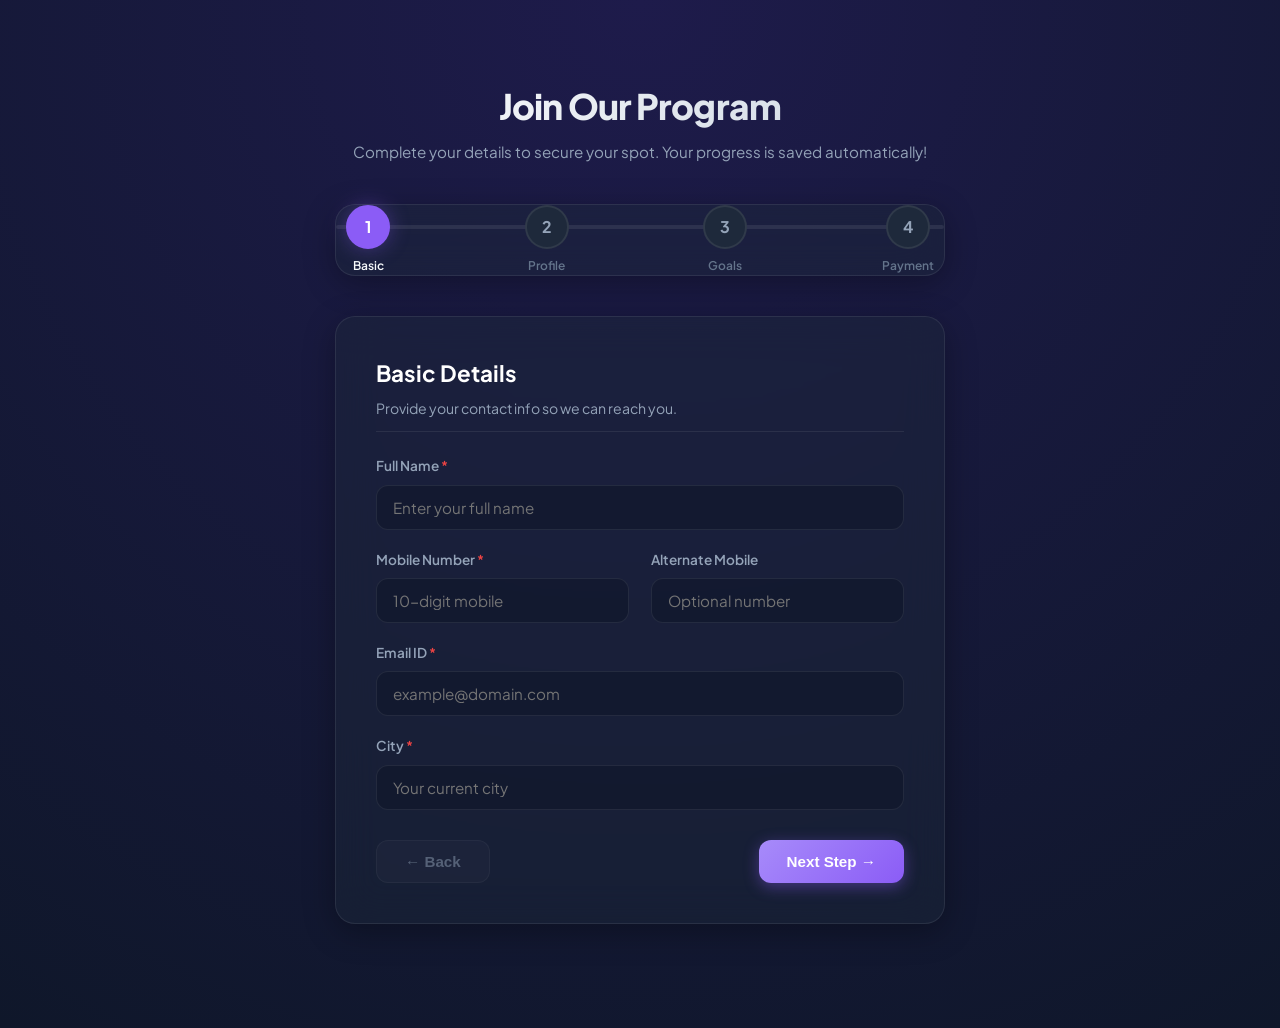
<file: public/index.html>
<!DOCTYPE html>
<html lang="en">
<head>
    <meta charset="UTF-8">
    <meta name="viewport" content="width=device-width, initial-scale=1.0">
    <title>Program Registration Form</title>
    <meta name="description" content="Complete your registration in 4 quick steps. Progress is autosaved.">
    <link rel="stylesheet" href="styles.css">
</head>
<body>

    <div class="app-container">
        
        <!-- Header -->
        <h1 id="form-main-title">Join Our Program</h1>
        <p class="subtitle" id="form-sub-title">Complete your details to secure your spot. Your progress is saved automatically!</p>

        <!-- Stepper Indicator -->
        <div class="progress-stepper glass">
            <div class="progress-line">
                <div class="progress-line-fill" id="step-progress-line"></div>
            </div>
            
            <div class="step-node active" data-step="1" onclick="navigateToStep(1)">
                <div class="step-circle">1</div>
                <span class="step-label">Basic</span>
            </div>
            <div class="step-node" data-step="2" onclick="navigateToStep(2)">
                <div class="step-circle">2</div>
                <span class="step-label">Profile</span>
            </div>
            <div class="step-node" data-step="3" onclick="navigateToStep(3)">
                <div class="step-circle">3</div>
                <span class="step-label">Goals</span>
            </div>
            <div class="step-node" data-step="4" onclick="navigateToStep(4)">
                <div class="step-circle">4</div>
                <span class="step-label">Payment</span>
            </div>
        </div>

        <!-- Form Wizard Card -->
        <div class="form-card glass" id="form-card-panel">
            <form id="registration-form" novalidate>
                
                <!-- SEGMENT 1: Basic Details -->
                <div class="form-segment active" id="segment-1">
                    <h2 class="segment-title">Basic Details</h2>
                    <p class="segment-desc">Provide your contact info so we can reach you.</p>

                    <div class="form-group">
                        <label for="name">Full Name <span>*</span></label>
                        <input type="text" id="name" name="name" placeholder="Enter your full name" required>
                    </div>

                    <div class="form-row">
                        <div class="form-group half-width">
                            <label for="mobile">Mobile Number <span>*</span></label>
                            <input type="tel" id="mobile" name="mobile" placeholder="10-digit mobile" required>
                        </div>
                        <div class="form-group half-width">
                            <label for="altMobile">Alternate Mobile</label>
                            <input type="tel" id="altMobile" name="altMobile" placeholder="Optional number">
                        </div>
                    </div>

                    <div class="form-group">
                        <label for="email">Email ID <span>*</span></label>
                        <input type="email" id="email" name="email" placeholder="example@domain.com" required>
                    </div>

                    <div class="form-group">
                        <label for="city">City <span>*</span></label>
                        <input type="text" id="city" name="city" placeholder="Your current city" required>
                    </div>
                </div>

                <!-- SEGMENT 2: Profile & Experience -->
                <div class="form-segment" id="segment-2">
                    <h2 class="segment-title">Profile & Experience</h2>
                    <p class="segment-desc">Tell us a bit about your professional or academic background.</p>

                    <div class="form-group">
                        <label for="currentStatus">Current Status <span>*</span></label>
                        <select id="currentStatus" name="currentStatus" required>
                            <option value="" disabled selected>Select your status</option>
                            <option value="Student">Student (College / School)</option>
                            <option value="Working Professional">Working Professional</option>
                            <option value="Job Seeker">Job Seeker / Freelancer</option>
                        </select>
                    </div>

                    <div class="form-group">
                        <label for="organization" id="org-label">College / Organization Name <span>*</span></label>
                        <input type="text" id="organization" name="organization" placeholder="e.g. Stanford University or Google" required>
                    </div>

                    <div class="form-row">
                        <div class="form-group half-width">
                            <label for="specialization">Specialization / Domain <span>*</span></label>
                            <input type="text" id="specialization" name="specialization" placeholder="e.g. Computer Science, Marketing" required>
                        </div>
                        <div class="form-group half-width">
                            <label for="experience">Years of Experience <span>*</span></label>
                            <select id="experience" name="experience" required>
                                <option value="0" selected>Freshers / 0 years</option>
                                <option value="1-2">1 - 2 Years</option>
                                <option value="3-5">3 - 5 Years</option>
                                <option value="5+">5+ Years</option>
                            </select>
                        </div>
                    </div>

                    <div class="form-group">
                        <label for="highestQualification">Highest Qualification / Graduation Year <span>*</span></label>
                        <select id="highestQualification" name="highestQualification" required>
                            <option value="" disabled selected>Select Qualification / Graduation Year</option>
                            <option value="10th Pass">10th Pass</option>
                            <option value="12th Pass">12th Pass</option>
                            <option value="1st Year">1st Year</option>
                            <option value="2nd Year">2nd Year</option>
                            <option value="3rd Year">3rd Year</option>
                            <option value="2010">2010</option>
                            <option value="2011">2011</option>
                            <option value="2012">2012</option>
                            <option value="2013">2013</option>
                            <option value="2014">2014</option>
                            <option value="2015">2015</option>
                            <option value="2016">2016</option>
                            <option value="2017">2017</option>
                            <option value="2018">2018</option>
                            <option value="2019">2019</option>
                            <option value="2020">2020</option>
                            <option value="2021">2021</option>
                            <option value="2022">2022</option>
                            <option value="2023">2023</option>
                            <option value="2024">2024</option>
                            <option value="2025">2025</option>
                            <option value="2026">2026</option>
                            <option value="2027">2027</option>
                            <option value="2028">2028</option>
                            <option value="2029">2029</option>
                            <option value="2030">2030</option>
                        </select>
                    </div>
                </div>

                <!-- SEGMENT 3: Program Preferences -->
                <div class="form-segment" id="segment-3">
                    <h2 class="segment-title">Program Preferences</h2>
                    <p class="segment-desc">Configure your class schedules and preferences.</p>

                    <div class="form-group">
                        <label for="source">How did you hear about this program? <span>*</span></label>
                        <select id="source" name="source" required>
                            <option value="" disabled selected>Choose an option</option>
                            <option value="Social Media">Social Media (Instagram/LinkedIn/Facebook)</option>
                            <option value="Google Search">Google Search / Website</option>
                            <option value="Friend Referral">Friend or Colleague Referral</option>
                            <option value="Other">Other</option>
                        </select>
                    </div>


                    <div class="form-group">
                        <label for="courseInfoReceived">Did you get all the information about your course? <span>*</span></label>
                        <select id="courseInfoReceived" name="courseInfoReceived" required>
                            <option value="" disabled selected>Select an option</option>
                            <option value="Yes">Yes</option>
                            <option value="No">No</option>
                        </select>
                    </div>

                    <div class="form-group">
                        <label for="counselorRating">How do you rate your counselor for Career Guidance and expertise in Program explanation? <span>*</span></label>
                        <select id="counselorRating" name="counselorRating" required>
                            <option value="" disabled selected>Select rating</option>
                            <option value="5 - Excellent">5 - Excellent</option>
                            <option value="4 - Good">4 - Good</option>
                            <option value="3 - Average">3 - Average</option>
                            <option value="2 - Below Average">2 - Below Average</option>
                            <option value="1 - Poor">1 - Poor</option>
                        </select>
                    </div>

                    <div class="form-group">
                        <label for="recommendImarticus">Will you recommend Imarticus to your Friends? <span>*</span></label>
                        <select id="recommendImarticus" name="recommendImarticus" required>
                            <option value="" disabled selected>Select an option</option>
                            <option value="Yes">Yes</option>
                            <option value="No">No</option>
                        </select>
                    </div>

                    <div class="form-group">
                        <label for="mainObjective">Select your main objective to join this course <span>*</span></label>
                        <select id="mainObjective" name="mainObjective" required>
                            <option value="" disabled selected>Choose your main objective</option>
                            <option value="Job Placement / Career Transition">Job Placement / Career Transition</option>
                            <option value="Upskilling / Skill Enhancement">Upskilling / Skill Enhancement</option>
                            <option value="Certification for Resume">Certification for Resume</option>
                            <option value="Networking with Industry Professionals">Networking with Industry Professionals</option>
                            <option value="Salary Increment / Promotion">Salary Increment / Promotion</option>
                            <option value="Academic / College Project Help">Academic / College Project Help</option>
                        </select>
                    </div>
                </div>

                <!-- SEGMENT 4: Payment Confirmation -->
                <div class="form-segment" id="segment-4">
                    <h2 class="segment-title">Payment & Confirmation</h2>
                    <p class="segment-desc">Please complete the fee payment to confirm your seat.</p>

                    <div class="payment-section">
                        <a href="https://pegasus.imarticus.org/payments/pay/" target="_blank" class="payment-btn" id="payment-link-btn">
                            💳 Click to Complete the registration Fees
                        </a>
                        <p style="color: var(--text-muted); font-size: 0.75rem; margin-top: 5px;">
                            Clicking opens the secure payment page. Return here after paying.
                        </p>
                    </div>

                    <div class="form-group">
                        <label for="transactionId">Payment Transaction ID / UTR <span>*</span></label>
                        <input type="text" id="transactionId" name="transactionId" placeholder="Enter UPI Ref No. or Transaction ID" required>
                    </div>

                    <div class="form-group">
                        <label for="paymentMethod">Payment Mode <span>*</span></label>
                        <select id="paymentMethod" name="paymentMethod" required>
                            <option value="" disabled selected>Choose payment mode</option>
                            <option value="UPI / GPay / PhonePe">UPI (Google Pay, PhonePe, Paytm)</option>
                            <option value="Credit / Debit Card">Credit / Debit Card</option>
                            <option value="Net Banking">Net Banking</option>
                        </select>
                    </div>

                    <div class="form-group" style="margin-top: 25px;">
                        <label class="checkbox-label">
                            <input type="checkbox" id="terms" name="terms" required>
                            <span>I confirm that the details provided are correct and I have initiated the payment.</span>
                        </label>
                    </div>
                </div>

                <!-- Actions / Navigation Buttons -->
                <div class="form-actions">
                    <button type="button" class="btn btn-secondary btn-disabled" id="btn-back" onclick="changeStep(-1)">
                        ← Back
                    </button>
                    <button type="button" class="btn btn-primary" id="btn-next" onclick="changeStep(1)">
                        Next Step →
                    </button>
                </div>

            </form>
        </div>

        <!-- Success Modal/View (Shown after complete form submission) -->
        <div class="glass success-view" id="success-panel" style="display: none;">
            <div class="success-icon">✓</div>
            <h2 style="font-weight: 800; font-size: 1.8rem; margin-bottom: 8px;">Registration Complete!</h2>
            <p style="color: var(--text-secondary); margin-bottom: 24px;">
                Thank you for registering. Your details and payment information have been successfully logged.
            </p>
            
            <!-- Google Form CTA Card -->
            <div class="glass" style="background: rgba(139, 92, 246, 0.06); border: 1.5px dashed var(--primary); border-radius: 16px; padding: 25px; margin-bottom: 30px; text-align: center;">
                <p style="color: var(--text-secondary); font-size: 0.95rem; font-weight: 600; margin-bottom: 15px; line-height: 1.5;">
                    ⚠️ ACTION REQUIRED: To complete your enrollment process, please fill out the remaining sections on Google Forms:
                </p>
                <a href="https://forms.gle/ErJZ5eeGG7cnjvTB6" target="_blank" class="payment-btn" style="background: var(--primary-gradient); display: inline-block; margin: 0 auto; text-decoration: none;">
                    📋 Click to complete Admission Details
                </a>
                <p style="color: var(--text-muted); font-size: 0.75rem; margin-top: 10px;">
                    This link will open in a new tab. Please complete the form immediately.
                </p>
            </div>

            <button class="btn btn-secondary" style="display: inline-flex; margin: 0 auto;" onclick="resetFormState()">
                Submit Another Response
            </button>
        </div>

    </div>

    <!-- Script connection -->
    <script src="app.js"></script>
</body>
</html>
</file>
<file: public/styles.css>
/* @import Google Fonts */
@import url('https://fonts.googleapis.com/css2?family=Plus+Jakarta+Sans:wght@300;400;500;600;700;800&display=swap');

/* CSS Variables for Premium Dark Glass Design */
:root {
    --bg-gradient: radial-gradient(circle at 50% 0%, #1e1b4b 0%, #0f172a 100%);
    --card-bg: rgba(30, 41, 59, 0.45);
    --card-border: rgba(255, 255, 255, 0.08);
    --primary: #8b5cf6;
    --primary-glow: rgba(139, 92, 246, 0.35);
    --primary-gradient: linear-gradient(135deg, #a78bfa 0%, #8b5cf6 100%);
    --secondary: #06b6d4;
    --secondary-gradient: linear-gradient(135deg, #22d3ee 0%, #06b6d4 100%);
    --text-primary: #f8fafc;
    --text-secondary: #94a3b8;
    --text-muted: #64748b;
    --success: #10b981;
    --success-bg: rgba(16, 185, 129, 0.15);
    --danger: #ef4444;
    --danger-bg: rgba(239, 68, 68, 0.15);
    --warning: #f59e0b;
    --font-family: 'Plus Jakarta Sans', sans-serif;
    --transition: all 0.3s cubic-bezier(0.4, 0, 0.2, 1);
}

/* Global Reset */
* {
    margin: 0;
    padding: 0;
    box-sizing: border-box;
}

body {
    font-family: var(--font-family);
    background: var(--bg-gradient);
    color: var(--text-primary);
    min-height: 100vh;
    overflow-x: hidden;
    line-height: 1.5;
}

/* Glassmorphism utility */
.glass {
    background: var(--card-bg);
    backdrop-filter: blur(20px);
    -webkit-backdrop-filter: blur(20px);
    border: 1px solid var(--card-border);
    border-radius: 20px;
    box-shadow: 0 8px 32px 0 rgba(0, 0, 0, 0.3);
}

/* Scrollbar Styling */
::-webkit-scrollbar {
    width: 8px;
    height: 8px;
}
::-webkit-scrollbar-track {
    background: rgba(15, 23, 42, 0.5);
}
::-webkit-scrollbar-thumb {
    background: rgba(139, 92, 246, 0.3);
    border-radius: 10px;
}
::-webkit-scrollbar-thumb:hover {
    background: rgba(139, 92, 246, 0.6);
}

/* App Containers */
.app-container {
    max-width: 650px;
    margin: 60px auto;
    padding: 20px;
}

.dashboard-container {
    max-width: 1400px;
    margin: 0 auto;
    padding: 40px 20px;
}

/* Typography elements */
h1 {
    font-weight: 800;
    font-size: 2.2rem;
    letter-spacing: -0.025em;
    background: linear-gradient(135deg, #ffffff 0%, #cbd5e1 100%);
    -webkit-background-clip: text;
    -webkit-text-fill-color: transparent;
    margin-bottom: 8px;
    text-align: center;
}

.subtitle {
    color: var(--text-secondary);
    font-size: 0.95rem;
    text-align: center;
    margin-bottom: 40px;
}

/* Progress Header Stepper */
.progress-stepper {
    display: flex;
    justify-content: space-between;
    align-items: center;
    position: relative;
    margin-bottom: 40px;
    padding: 0 10px;
}

.progress-line {
    position: absolute;
    top: 20px;
    left: 0;
    right: 0;
    height: 4px;
    background: rgba(255, 255, 255, 0.08);
    z-index: 1;
    border-radius: 2px;
}

.progress-line-fill {
    position: absolute;
    top: 0;
    left: 0;
    height: 100%;
    width: 0%;
    background: var(--primary-gradient);
    transition: var(--transition);
    border-radius: 2px;
}

.step-node {
    position: relative;
    z-index: 2;
    display: flex;
    flex-direction: column;
    align-items: center;
    gap: 8px;
    cursor: pointer;
}

.step-circle {
    width: 44px;
    height: 44px;
    border-radius: 50%;
    background: #1e293b;
    border: 2px solid var(--card-border);
    display: flex;
    align-items: center;
    justify-content: center;
    font-weight: 700;
    color: var(--text-secondary);
    transition: var(--transition);
}

.step-node.active .step-circle {
    background: var(--primary);
    border-color: var(--primary);
    color: white;
    box-shadow: 0 0 20px var(--primary-glow);
}

.step-node.completed .step-circle {
    background: var(--secondary);
    border-color: var(--secondary);
    color: white;
    box-shadow: 0 0 20px rgba(6, 182, 212, 0.35);
}

.step-label {
    font-size: 0.75rem;
    font-weight: 600;
    color: var(--text-muted);
    transition: var(--transition);
}

.step-node.active .step-label {
    color: var(--text-primary);
}

.step-node.completed .step-label {
    color: var(--secondary);
}

/* Registration Form Card styling */
.form-card {
    padding: 40px;
    margin-bottom: 24px;
}

.form-segment {
    display: none;
    animation: fadeInSlide 0.4s ease-out forwards;
}

.form-segment.active {
    display: block;
}

@keyframes fadeInSlide {
    from {
        opacity: 0;
        transform: translateY(15px);
    }
    to {
        opacity: 1;
        transform: translateY(0);
    }
}

.segment-title {
    font-size: 1.4rem;
    font-weight: 700;
    color: white;
    margin-bottom: 8px;
}

.segment-desc {
    font-size: 0.88rem;
    color: var(--text-secondary);
    margin-bottom: 24px;
    border-bottom: 1px solid var(--card-border);
    padding-bottom: 12px;
}

/* Form Controls */
.form-group {
    margin-bottom: 20px;
}

.form-group.half-width {
    width: 48%;
}

.form-row {
    display: flex;
    justify-content: space-between;
}

label {
    display: block;
    font-size: 0.85rem;
    font-weight: 600;
    color: var(--text-secondary);
    margin-bottom: 8px;
}

label span {
    color: var(--danger);
}

.input-wrapper {
    position: relative;
}

input[type="text"],
input[type="email"],
input[type="tel"],
select,
textarea {
    width: 100%;
    padding: 12px 16px;
    background: rgba(15, 23, 42, 0.6);
    border: 1.5px solid var(--card-border);
    border-radius: 12px;
    color: white;
    font-family: var(--font-family);
    font-size: 0.95rem;
    outline: none;
    transition: var(--transition);
}

input:focus,
select:focus,
textarea:focus {
    border-color: var(--primary);
    box-shadow: 0 0 15px var(--primary-glow);
    background: rgba(15, 23, 42, 0.8);
}

textarea {
    resize: vertical;
    min-height: 100px;
}

/* Radio & Checkbox buttons styling */
.checkbox-label {
    display: flex;
    align-items: flex-start;
    gap: 10px;
    cursor: pointer;
    font-weight: 500;
    font-size: 0.9rem;
    color: var(--text-secondary);
}

.checkbox-label input {
    margin-top: 4px;
    accent-color: var(--primary);
}

/* Action Buttons */
.form-actions {
    display: flex;
    justify-content: space-between;
    margin-top: 30px;
}

.btn {
    padding: 12px 28px;
    border-radius: 12px;
    font-weight: 600;
    font-size: 0.95rem;
    cursor: pointer;
    transition: var(--transition);
    border: none;
    outline: none;
    display: inline-flex;
    align-items: center;
    gap: 8px;
}

.btn-primary {
    background: var(--primary-gradient);
    color: white;
    box-shadow: 0 4px 15px rgba(139, 92, 246, 0.4);
}

.btn-primary:hover {
    box-shadow: 0 6px 20px rgba(139, 92, 246, 0.6);
    transform: translateY(-2px);
}

.btn-secondary {
    background: rgba(255, 255, 255, 0.05);
    color: var(--text-secondary);
    border: 1px solid var(--card-border);
}

.btn-secondary:hover {
    background: rgba(255, 255, 255, 0.1);
    color: white;
    transform: translateY(-2px);
}

.btn-disabled {
    opacity: 0.5;
    pointer-events: none;
}

.btn-danger {
    background: var(--danger);
    color: white;
}

.btn-danger:hover {
    transform: translateY(-2px);
    box-shadow: 0 4px 12px rgba(239, 68, 68, 0.4);
}

/* Segment 4: Payment Button specifically */
.payment-section {
    text-align: center;
    background: rgba(139, 92, 246, 0.08);
    border: 1.5px dashed var(--primary);
    border-radius: 16px;
    padding: 24px;
    margin-bottom: 24px;
}

.payment-price {
    font-size: 2.2rem;
    font-weight: 800;
    color: white;
    margin: 10px 0;
}

.payment-btn {
    display: inline-block;
    padding: 14px 32px;
    background: var(--secondary-gradient);
    color: white;
    border-radius: 12px;
    text-decoration: none;
    font-weight: 700;
    margin: 12px 0;
    box-shadow: 0 4px 15px rgba(6, 182, 212, 0.4);
    transition: var(--transition);
}

.payment-btn:hover {
    transform: translateY(-2px);
    box-shadow: 0 6px 20px rgba(6, 182, 212, 0.6);
}

/* Success View styling */
.success-view {
    text-align: center;
    padding: 40px 20px;
    animation: fadeInSlide 0.5s ease-out forwards;
}

.success-icon {
    width: 80px;
    height: 80px;
    border-radius: 50%;
    background: var(--success-bg);
    border: 2px solid var(--success);
    color: var(--success);
    display: inline-flex;
    align-items: center;
    justify-content: center;
    font-size: 2.5rem;
    margin-bottom: 24px;
    box-shadow: 0 0 25px rgba(16, 185, 129, 0.2);
}

/* ------------------------------------------------------------- */
/* ADMIN DASHBOARD STYLING */
/* ------------------------------------------------------------- */

/* Header & Navigation */
.admin-header {
    display: flex;
    justify-content: space-between;
    align-items: center;
    margin-bottom: 40px;
    border-bottom: 1px solid var(--card-border);
    padding-bottom: 20px;
}

.admin-title-wrap {
    display: flex;
    align-items: center;
    gap: 15px;
}

.admin-logo {
    width: 45px;
    height: 45px;
    border-radius: 12px;
    background: var(--primary-gradient);
    display: flex;
    align-items: center;
    justify-content: center;
    font-size: 1.4rem;
    font-weight: 800;
    color: white;
}

.admin-nav {
    display: flex;
    gap: 8px;
}

.nav-tab {
    padding: 10px 20px;
    border-radius: 10px;
    color: var(--text-secondary);
    text-decoration: none;
    font-weight: 600;
    font-size: 0.9rem;
    cursor: pointer;
    transition: var(--transition);
}

.nav-tab.active {
    background: rgba(255, 255, 255, 0.08);
    color: white;
}

.nav-tab:hover:not(.active) {
    background: rgba(255, 255, 255, 0.03);
    color: white;
}

.status-badge-live {
    background: rgba(239, 68, 68, 0.15);
    color: #f87171;
    border: 1px solid rgba(239, 68, 68, 0.3);
    padding: 4px 10px;
    border-radius: 30px;
    font-size: 0.75rem;
    font-weight: 700;
    display: inline-flex;
    align-items: center;
    gap: 6px;
}

.status-badge-live::before {
    content: '';
    display: inline-block;
    width: 8px;
    height: 8px;
    border-radius: 50%;
    background: #ef4444;
    animation: pulse 1.5s infinite;
}

@keyframes pulse {
    0% { transform: scale(0.9); opacity: 0.5; }
    50% { transform: scale(1.2); opacity: 1; }
    100% { transform: scale(0.9); opacity: 0.5; }
}

/* Stats Dashboard Grid */
.stats-grid {
    display: grid;
    grid-template-columns: repeat(auto-fit, minmax(280px, 1fr));
    gap: 20px;
    margin-bottom: 40px;
}

.stat-card {
    padding: 24px;
    position: relative;
    overflow: hidden;
}

.stat-card::after {
    content: '';
    position: absolute;
    bottom: 0;
    right: 0;
    width: 100px;
    height: 100px;
    background: radial-gradient(circle, var(--primary-glow) 0%, transparent 70%);
    opacity: 0.3;
}

.stat-icon {
    width: 48px;
    height: 48px;
    border-radius: 12px;
    background: rgba(255, 255, 255, 0.04);
    border: 1px solid var(--card-border);
    display: flex;
    align-items: center;
    justify-content: center;
    font-size: 1.4rem;
    color: var(--primary);
    margin-bottom: 16px;
}

.stat-card:nth-child(2) .stat-icon { color: var(--secondary); }
.stat-card:nth-child(3) .stat-icon { color: var(--success); }
.stat-card:nth-child(4) .stat-icon { color: var(--warning); }

.stat-label {
    color: var(--text-secondary);
    font-size: 0.85rem;
    font-weight: 600;
}

.stat-val {
    font-size: 2.2rem;
    font-weight: 800;
    margin: 4px 0;
}

/* Dual Panel Grid (Logs and Active Trackers) */
.dashboard-grid {
    display: grid;
    grid-template-columns: 2fr 1fr;
    gap: 30px;
    align-items: start;
}

@media (max-width: 1024px) {
    .dashboard-grid {
        grid-template-columns: 1fr;
    }
}

.panel-header {
    display: flex;
    justify-content: space-between;
    align-items: center;
    margin-bottom: 20px;
}

.panel-title {
    font-size: 1.25rem;
    font-weight: 700;
}

/* Grid & Tables for Active Sessions */
.table-wrap {
    overflow-x: auto;
    width: 100%;
}

table {
    width: 100%;
    border-collapse: collapse;
    text-align: left;
}

th {
    padding: 16px;
    font-weight: 600;
    color: var(--text-secondary);
    font-size: 0.82rem;
    text-transform: uppercase;
    letter-spacing: 0.05em;
    border-bottom: 1px solid var(--card-border);
}

td {
    padding: 16px;
    font-size: 0.9rem;
    border-bottom: 1px solid rgba(255, 255, 255, 0.03);
    vertical-align: middle;
}

tr:hover td {
    background: rgba(255, 255, 255, 0.01);
}

.avatar-cell {
    display: flex;
    align-items: center;
    gap: 12px;
}

.avatar {
    width: 38px;
    height: 38px;
    border-radius: 50%;
    background: var(--primary-gradient);
    display: flex;
    align-items: center;
    justify-content: center;
    font-weight: 700;
    font-size: 0.9rem;
    color: white;
}

.text-sub {
    font-size: 0.78rem;
    color: var(--text-muted);
}

/* Dynamic status progress indicators */
.badge {
    padding: 4px 10px;
    border-radius: 20px;
    font-size: 0.75rem;
    font-weight: 600;
    display: inline-block;
}

.badge-seg1 { background: rgba(139, 92, 246, 0.15); color: #a78bfa; border: 1px solid rgba(139, 92, 246, 0.3); }
.badge-seg2 { background: rgba(6, 182, 212, 0.15); color: #22d3ee; border: 1px solid rgba(6, 182, 212, 0.3); }
.badge-seg3 { background: rgba(245, 158, 11, 0.15); color: #fbbf24; border: 1px solid rgba(245, 158, 11, 0.3); }
.badge-seg4 { background: rgba(16, 185, 129, 0.15); color: #34d399; border: 1px solid rgba(16, 185, 129, 0.3); }

/* Progress Mini bar */
.mini-progress {
    width: 100px;
    height: 6px;
    background: rgba(255, 255, 255, 0.08);
    border-radius: 10px;
    overflow: hidden;
}

.mini-progress-fill {
    height: 100%;
    background: var(--primary);
    border-radius: 10px;
    transition: var(--transition);
}

.mini-progress-fill.completed {
    background: var(--success);
}

/* Funnel chart using CSS Flex */
.funnel-panel {
    padding: 24px;
}

.funnel-container {
    display: flex;
    flex-direction: column;
    gap: 15px;
    margin-top: 20px;
}

.funnel-row {
    display: flex;
    flex-direction: column;
    gap: 6px;
}

.funnel-label-row {
    display: flex;
    justify-content: space-between;
    font-size: 0.8rem;
    font-weight: 600;
}

.funnel-bar-outer {
    height: 36px;
    background: rgba(255, 255, 255, 0.04);
    border: 1px solid var(--card-border);
    border-radius: 8px;
    overflow: hidden;
    position: relative;
}

.funnel-bar-inner {
    height: 100%;
    background: var(--primary-gradient);
    transition: width 1s cubic-bezier(0.4, 0, 0.2, 1);
    display: flex;
    align-items: center;
    padding-left: 15px;
    font-weight: 700;
    font-size: 0.85rem;
}

.funnel-row:nth-child(2) .funnel-bar-inner { background: linear-gradient(135deg, #a78bfa 0%, #8b5cf6 100%); }
.funnel-row:nth-child(3) .funnel-bar-inner { background: linear-gradient(135deg, #22d3ee 0%, #06b6d4 100%); }
.funnel-row:nth-child(4) .funnel-bar-inner { background: linear-gradient(135deg, #34d399 0%, #10b981 100%); }

.funnel-percent {
    position: absolute;
    right: 15px;
    top: 50%;
    transform: translateY(-50%);
    font-weight: 700;
    font-size: 0.85rem;
    color: var(--text-secondary);
}

/* Live Feed / Notification Logs panel */
.feed-panel {
    padding: 24px;
    max-height: 480px;
    display: flex;
    flex-direction: column;
}

.feed-list {
    overflow-y: auto;
    flex: 1;
    display: flex;
    flex-direction: column;
    gap: 12px;
    padding-right: 5px;
}

.feed-item {
    padding: 12px;
    border-radius: 12px;
    background: rgba(255, 255, 255, 0.02);
    border: 1px solid var(--card-border);
    display: flex;
    gap: 12px;
    animation: slideInLeft 0.3s cubic-bezier(0.18, 0.89, 0.32, 1.28) forwards;
}

@keyframes slideInLeft {
    from { opacity: 0; transform: translateX(-20px); }
    to { opacity: 1; transform: translateX(0); }
}

.feed-icon {
    width: 32px;
    height: 32px;
    border-radius: 50%;
    display: flex;
    align-items: center;
    justify-content: center;
    font-size: 0.95rem;
    flex-shrink: 0;
}

.feed-icon.info { background: rgba(139, 92, 246, 0.15); color: #a78bfa; }
.feed-icon.success { background: rgba(16, 185, 129, 0.15); color: #34d399; }
.feed-icon.warning { background: rgba(245, 158, 11, 0.15); color: #fbbf24; }

.feed-content {
    flex: 1;
}

.feed-title {
    font-weight: 600;
    font-size: 0.85rem;
}

.feed-time {
    font-size: 0.72rem;
    color: var(--text-muted);
    margin-top: 4px;
}

/* ------------------------------------------------------------- */
/* VIEW DETAILS MODAL */
/* ------------------------------------------------------------- */
.modal-overlay {
    position: fixed;
    top: 0;
    left: 0;
    right: 0;
    bottom: 0;
    background: rgba(15, 23, 42, 0.75);
    backdrop-filter: blur(8px);
    display: flex;
    align-items: center;
    justify-content: center;
    z-index: 1000;
    opacity: 0;
    pointer-events: none;
    transition: var(--transition);
}

.modal-overlay.active {
    opacity: 1;
    pointer-events: all;
}

.modal-card {
    width: 100%;
    max-width: 600px;
    margin: 20px;
    max-height: 90vh;
    overflow-y: auto;
    padding: 30px;
    animation: modalScale 0.3s cubic-bezier(0.34, 1.56, 0.64, 1) forwards;
}

@keyframes modalScale {
    from { opacity: 0; transform: scale(0.9); }
    to { opacity: 1; transform: scale(1); }
}

.modal-header {
    display: flex;
    justify-content: space-between;
    align-items: center;
    margin-bottom: 20px;
    border-bottom: 1px solid var(--card-border);
    padding-bottom: 15px;
}

.close-btn {
    background: none;
    border: none;
    font-size: 1.5rem;
    color: var(--text-secondary);
    cursor: pointer;
    transition: var(--transition);
}

.close-btn:hover {
    color: white;
}

.modal-body {
    display: flex;
    flex-direction: column;
    gap: 20px;
}

.info-section {
    border-bottom: 1px solid rgba(255, 255, 255, 0.03);
    padding-bottom: 15px;
}

.info-section-title {
    font-size: 0.85rem;
    font-weight: 700;
    text-transform: uppercase;
    letter-spacing: 0.05em;
    color: var(--primary);
    margin-bottom: 12px;
}

.info-grid {
    display: grid;
    grid-template-columns: repeat(auto-fit, minmax(200px, 1fr));
    gap: 15px;
}

.info-item {
    display: flex;
    flex-direction: column;
}

.info-label {
    font-size: 0.75rem;
    color: var(--text-muted);
    font-weight: 500;
}

.info-val {
    font-size: 0.95rem;
    font-weight: 600;
    color: white;
    margin-top: 2px;
}

/* ------------------------------------------------------------- */
/* CONFIG SETTINGS VIEW */
/* ------------------------------------------------------------- */
.settings-grid {
    display: grid;
    grid-template-columns: 2fr 1.2fr;
    gap: 30px;
}

@media (max-width: 900px) {
    .settings-grid {
        grid-template-columns: 1fr;
    }
}

.settings-card {
    padding: 30px;
}

.toggle-container {
    display: flex;
    align-items: center;
    justify-content: space-between;
    background: rgba(255, 255, 255, 0.02);
    border: 1px solid var(--card-border);
    padding: 16px;
    border-radius: 12px;
    margin-bottom: 24px;
}

/* CSS Switch */
.switch {
    position: relative;
    display: inline-block;
    width: 50px;
    height: 26px;
}

.switch input {
    opacity: 0;
    width: 0;
    height: 0;
}

.slider {
    position: absolute;
    cursor: pointer;
    top: 0;
    left: 0;
    right: 0;
    bottom: 0;
    background-color: #334155;
    transition: .4s;
    border-radius: 34px;
}

.slider:before {
    position: absolute;
    content: "";
    height: 18px;
    width: 18px;
    left: 4px;
    bottom: 4px;
    background-color: white;
    transition: .4s;
    border-radius: 50%;
}

input:checked + .slider {
    background-color: var(--success);
}

input:checked + .slider:before {
    transform: translateX(24px);
}

/* Toast Notifications */
.toast-container {
    position: fixed;
    bottom: 24px;
    right: 24px;
    display: flex;
    flex-direction: column;
    gap: 10px;
    z-index: 2000;
}

.toast {
    background: rgba(15, 23, 42, 0.9);
    border: 1.5px solid var(--card-border);
    backdrop-filter: blur(12px);
    padding: 16px 20px;
    border-radius: 12px;
    color: white;
    display: flex;
    align-items: center;
    gap: 12px;
    box-shadow: 0 4px 20px rgba(0, 0, 0, 0.4);
    animation: toastIn 0.3s cubic-bezier(0.18, 0.89, 0.32, 1.28) forwards;
}

@keyframes toastIn {
    from { opacity: 0; transform: translateY(20px) scale(0.9); }
    to { opacity: 1; transform: translateY(0) scale(1); }
}

.toast.toast-success { border-color: var(--success); }
.toast.toast-info { border-color: var(--primary); }

.toast-close {
    background: none;
    border: none;
    color: var(--text-muted);
    font-size: 1.1rem;
    cursor: pointer;
    margin-left: auto;
}

.toast-close:hover {
    color: white;
}

/* Empty states */
.empty-state {
    text-align: center;
    padding: 40px;
    color: var(--text-muted);
}
.empty-state-icon {
    font-size: 2rem;
    margin-bottom: 12px;
}

/* ------------------------------------------------------------- */
/* MOBILE RESPONSIVE MEDIA QUERY (< 650px) */
/* ------------------------------------------------------------- */
@media (max-width: 650px) {
    /* Form Layout Adjustment */
    .app-container {
        margin: 20px auto;
        padding: 12px;
    }

    h1 {
        font-size: 1.65rem;
    }

    .subtitle {
        font-size: 0.82rem;
        margin-bottom: 24px;
    }

    /* Stepper Scale-down */
    .progress-stepper {
        padding: 10px;
        margin-bottom: 24px;
        border-radius: 14px;
    }

    .step-circle {
        width: 32px;
        height: 32px;
        font-size: 0.8rem;
    }

    .step-label {
        font-size: 0.62rem;
    }

    .progress-line {
        top: 25px;
    }

    /* Form Card padding reduction */
    .form-card {
        padding: 24px 16px;
        border-radius: 16px;
    }

    .segment-title {
        font-size: 1.2rem;
    }

    .segment-desc {
        font-size: 0.8rem;
        margin-bottom: 16px;
    }

    /* Stacking row components vertically */
    .form-row {
        flex-direction: column;
        gap: 0;
    }

    .form-group.half-width {
        width: 100%;
    }

    /* Inputs adjustments */
    input[type="text"],
    input[type="email"],
    input[type="tel"],
    select,
    textarea {
        padding: 10px 12px;
        font-size: 0.88rem;
    }

    /* Buttons adjustments */
    .btn {
        padding: 10px 18px;
        font-size: 0.85rem;
    }

    .form-actions {
        gap: 10px;
    }

    /* Payment Section adjustments */
    .payment-section {
        padding: 16px;
    }

    .payment-price {
        font-size: 1.8rem;
    }

    .payment-btn {
        padding: 10px 20px;
        font-size: 0.88rem;
        width: 100%;
        text-align: center;
    }

    /* Dashboard adjustments */
    .dashboard-container {
        padding: 20px 12px;
    }

    .admin-header {
        flex-direction: column;
        gap: 15px;
        text-align: center;
        align-items: center;
    }

    .admin-title-wrap {
        flex-direction: column;
        text-align: center;
    }

    .admin-header h1 {
        text-align: center !important;
        font-size: 1.5rem;
    }

    .admin-nav {
        width: 100%;
        justify-content: center;
    }

    .stats-grid {
        grid-template-columns: 1fr;
        gap: 15px;
        margin-bottom: 25px;
    }

    .stat-card {
        padding: 16px;
    }

    .stat-val {
        font-size: 1.8rem;
    }

    /* Settings view */
    .settings-grid {
        grid-template-columns: 1fr;
        gap: 20px;
    }

    .settings-card {
        padding: 20px 16px;
    }
}
</file>
